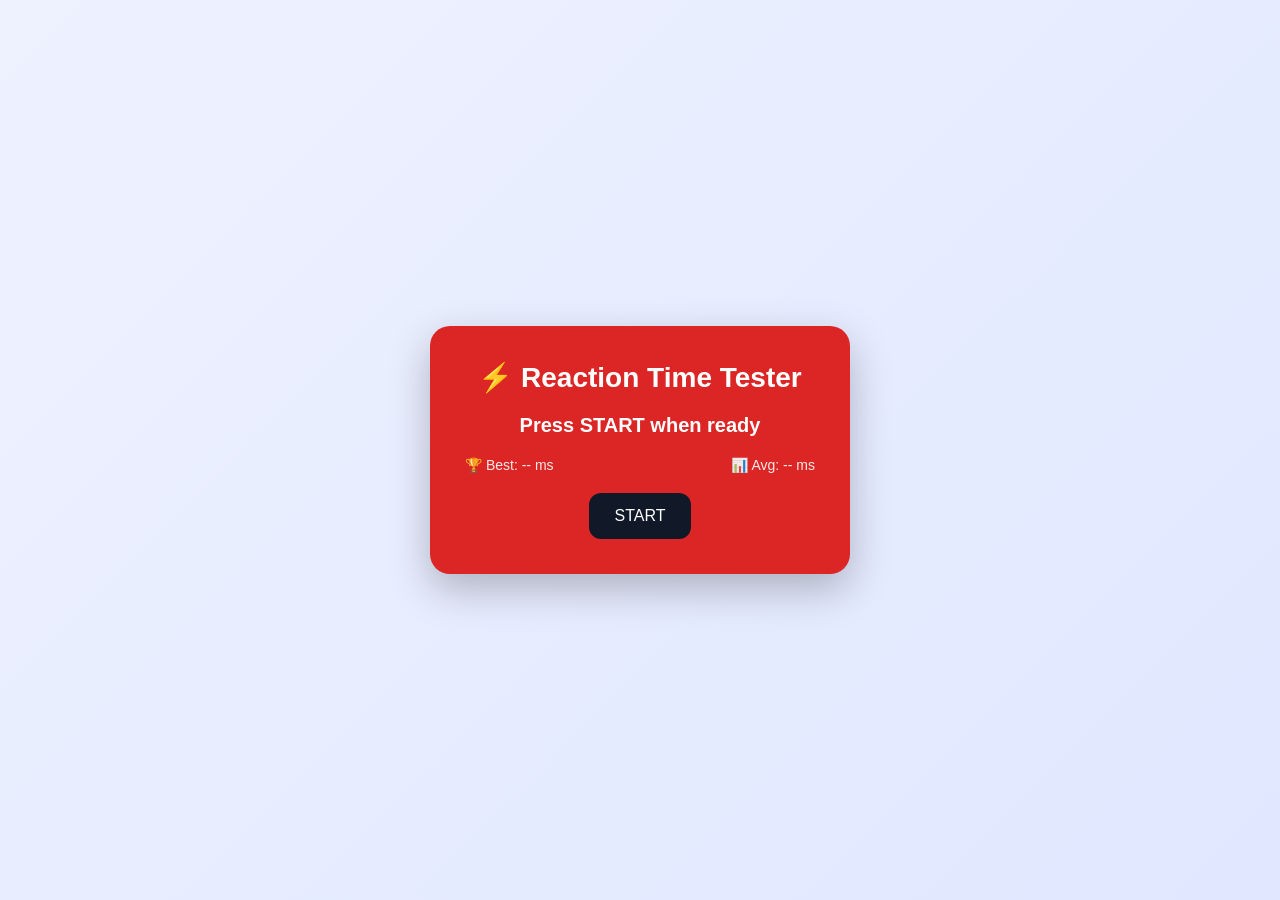
<file: reaction-time-tester/index.html>
<!DOCTYPE html>
<html lang="en">
<head>
  <meta charset="UTF-8" />
  <title>Reaction Time Tester</title>
  <link rel="stylesheet" href="style.css" />
</head>
<body>

  <div class="reaction-container">
    <div class="reaction-card" id="card">
      <h2>⚡ Reaction Time Tester</h2>

      <p id="status">Press START when ready</p>

      <div class="stats">
        <span id="best">🏆 Best: -- ms</span>
        <span id="avg">📊 Avg: -- ms</span>
      </div>

      <button id="startBtn">START</button>
    </div>
  </div>

  <script src="script.js"></script>
</body>
</html>
</file>
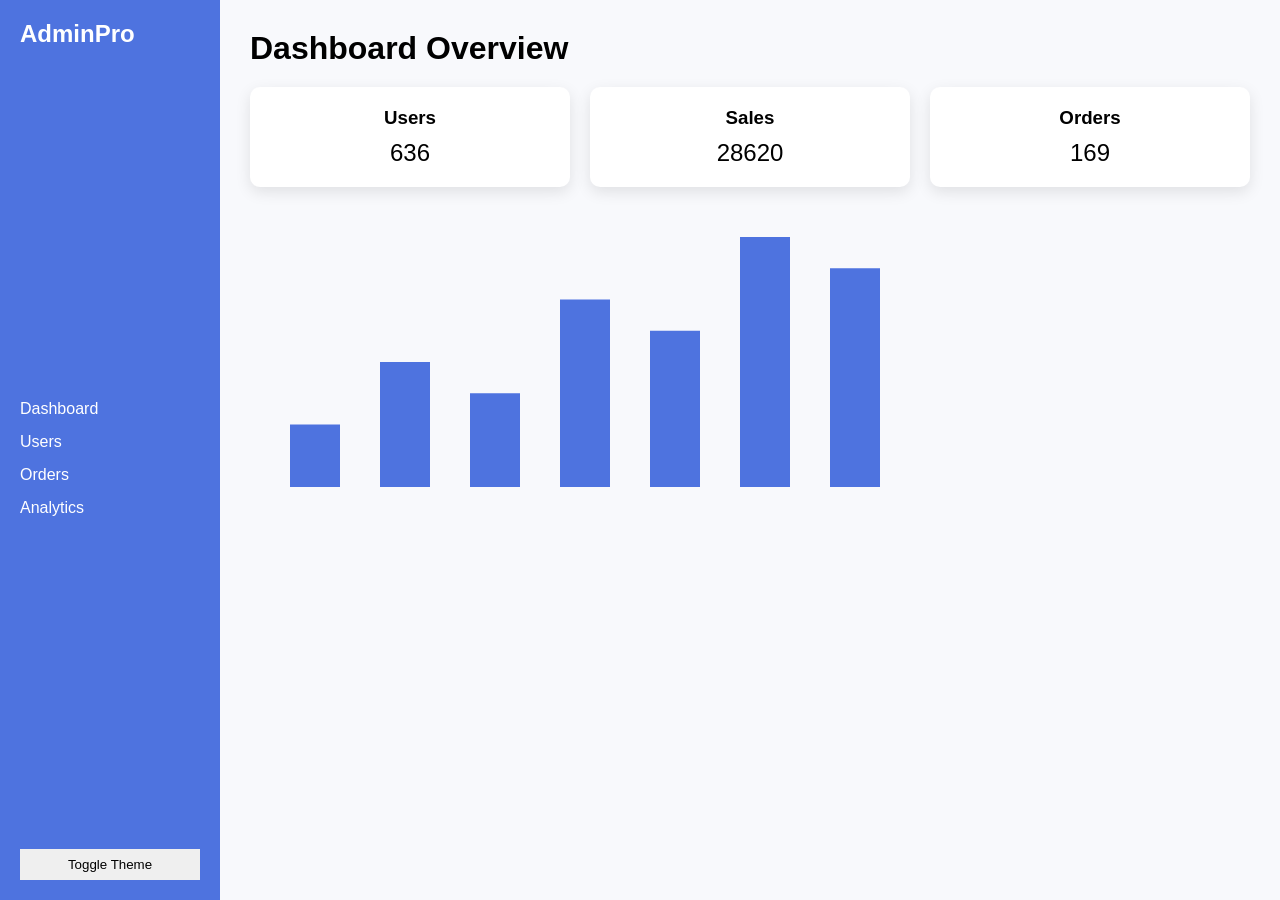
<file: projects/admin-dashboard-analytics/index.html>
<!DOCTYPE html>
<html lang="en">
<head>
<meta charset="UTF-8">
<meta name="viewport" content="width=device-width, initial-scale=1.0">
<title>Admin Dashboard</title>
<link rel="stylesheet" href="style.css">
</head>
<body>

<div class="dashboard">
    <aside class="sidebar">
        <h2>AdminPro</h2>
        <ul>
            <li>Dashboard</li>
            <li>Users</li>
            <li>Orders</li>
            <li>Analytics</li>
        </ul>
        <button id="themeToggle">Toggle Theme</button>
    </aside>

    <main class="main">
        <h1>Dashboard Overview</h1>

        <div class="cards">
            <div class="card">
                <h3>Users</h3>
                <p id="usersCount">0</p>
            </div>
            <div class="card">
                <h3>Sales</h3>
                <p id="salesCount">0</p>
            </div>
            <div class="card">
                <h3>Orders</h3>
                <p id="ordersCount">0</p>
            </div>
        </div>

        <canvas id="chart" width="700" height="300"></canvas>
    </main>
</div>

<script src="script.js"></script>
</body>
</html>
</file>
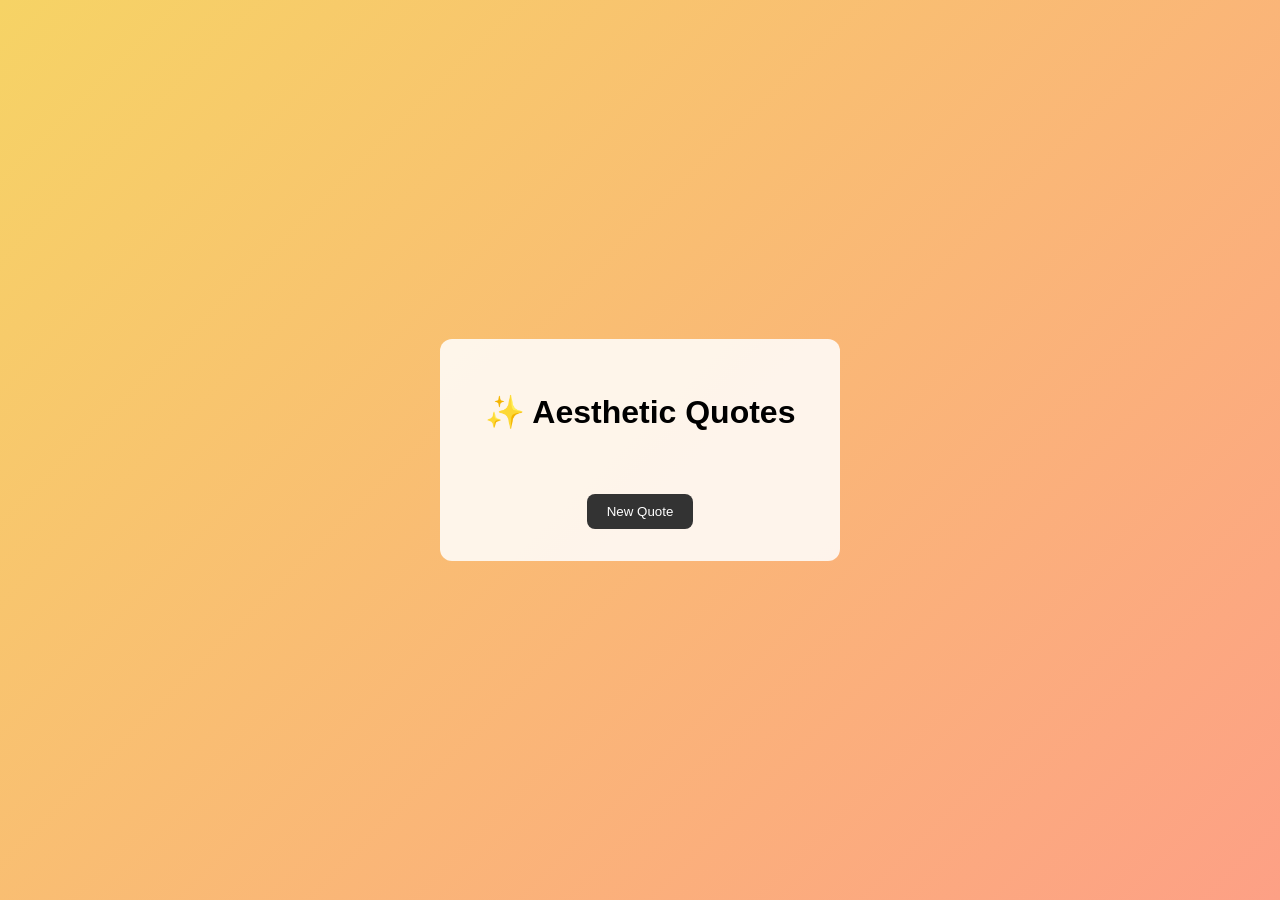
<file: projects/aesthetic-quote-generator/index.html>
<!DOCTYPE html>
<html lang="en">
<head>
  <meta charset="UTF-8" />
  <meta name="viewport" content="width=device-width, initial-scale=1.0" />
  <title>Aesthetic Quote Generator</title>
  <link rel="stylesheet" href="style.css" />
</head>
<body>

  <div class="container">
    <h1>✨ Aesthetic Quotes</h1>
    <p id="quote">Click the button for a quote</p>
    <button id="newQuote">New Quote</button>
  </div>

  <script src="script.js"></script>
</body>
</html>
</file>
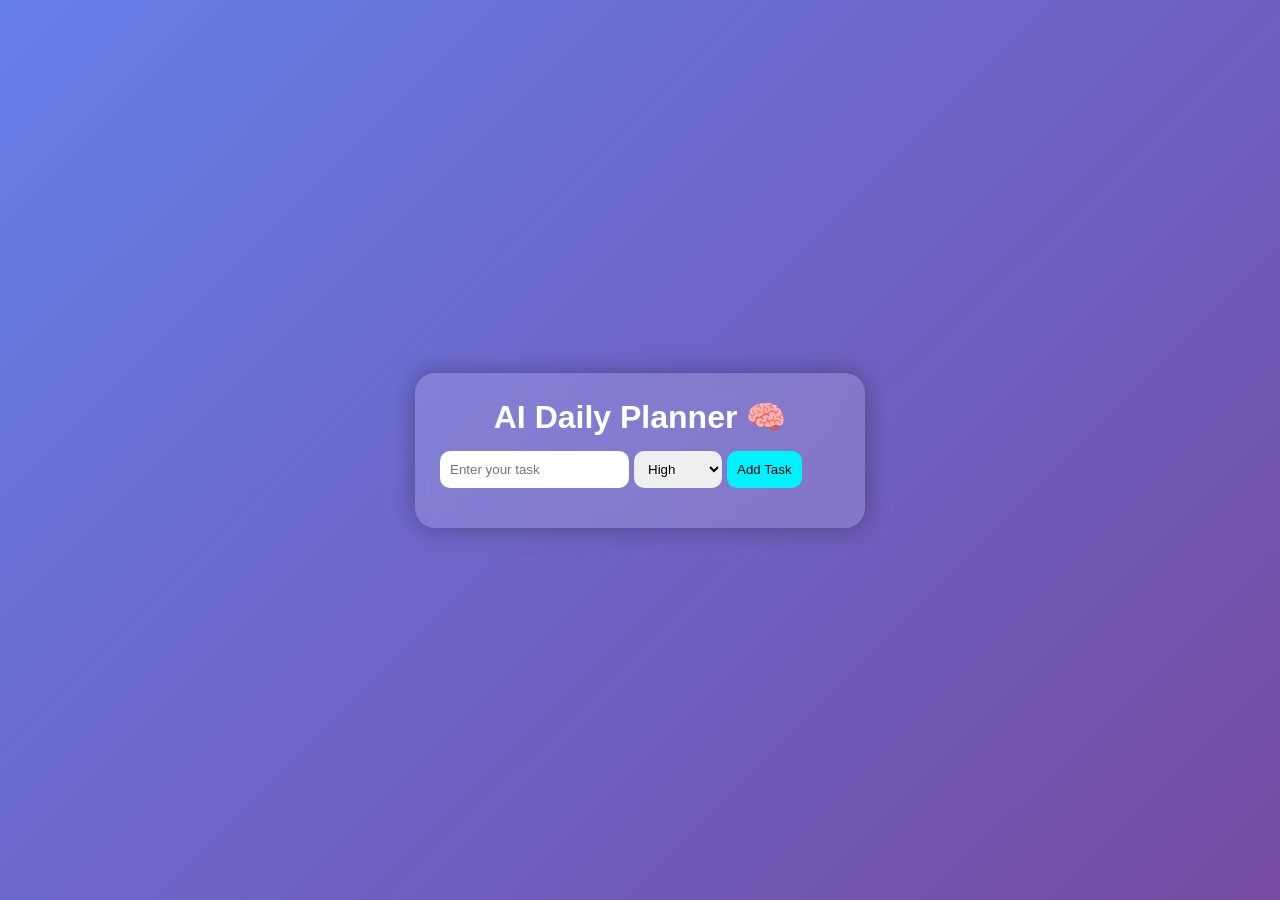
<file: projects/AI-DAILY-PLANNER/index.html>
<!DOCTYPE html>
<html lang="en">
<head>
  <meta charset="UTF-8">
  <title>AI Daily Planner</title>
  <link rel="stylesheet" href="style.css">
</head>
<body>

<div class="container">
  <h1>AI Daily Planner 🧠</h1>

  <div class="input-box">
    <input type="text" id="taskInput" placeholder="Enter your task">
    <select id="priority">
      <option value="High">High</option>
      <option value="Medium">Medium</option>
      <option value="Low">Low</option>
    </select>
    <button onclick="addTask()">Add Task</button>
  </div>

  <p id="suggestion"></p>

  <ul id="taskList"></ul>
</div>

<script src="script.js"></script>
</body>
</html>
</file>
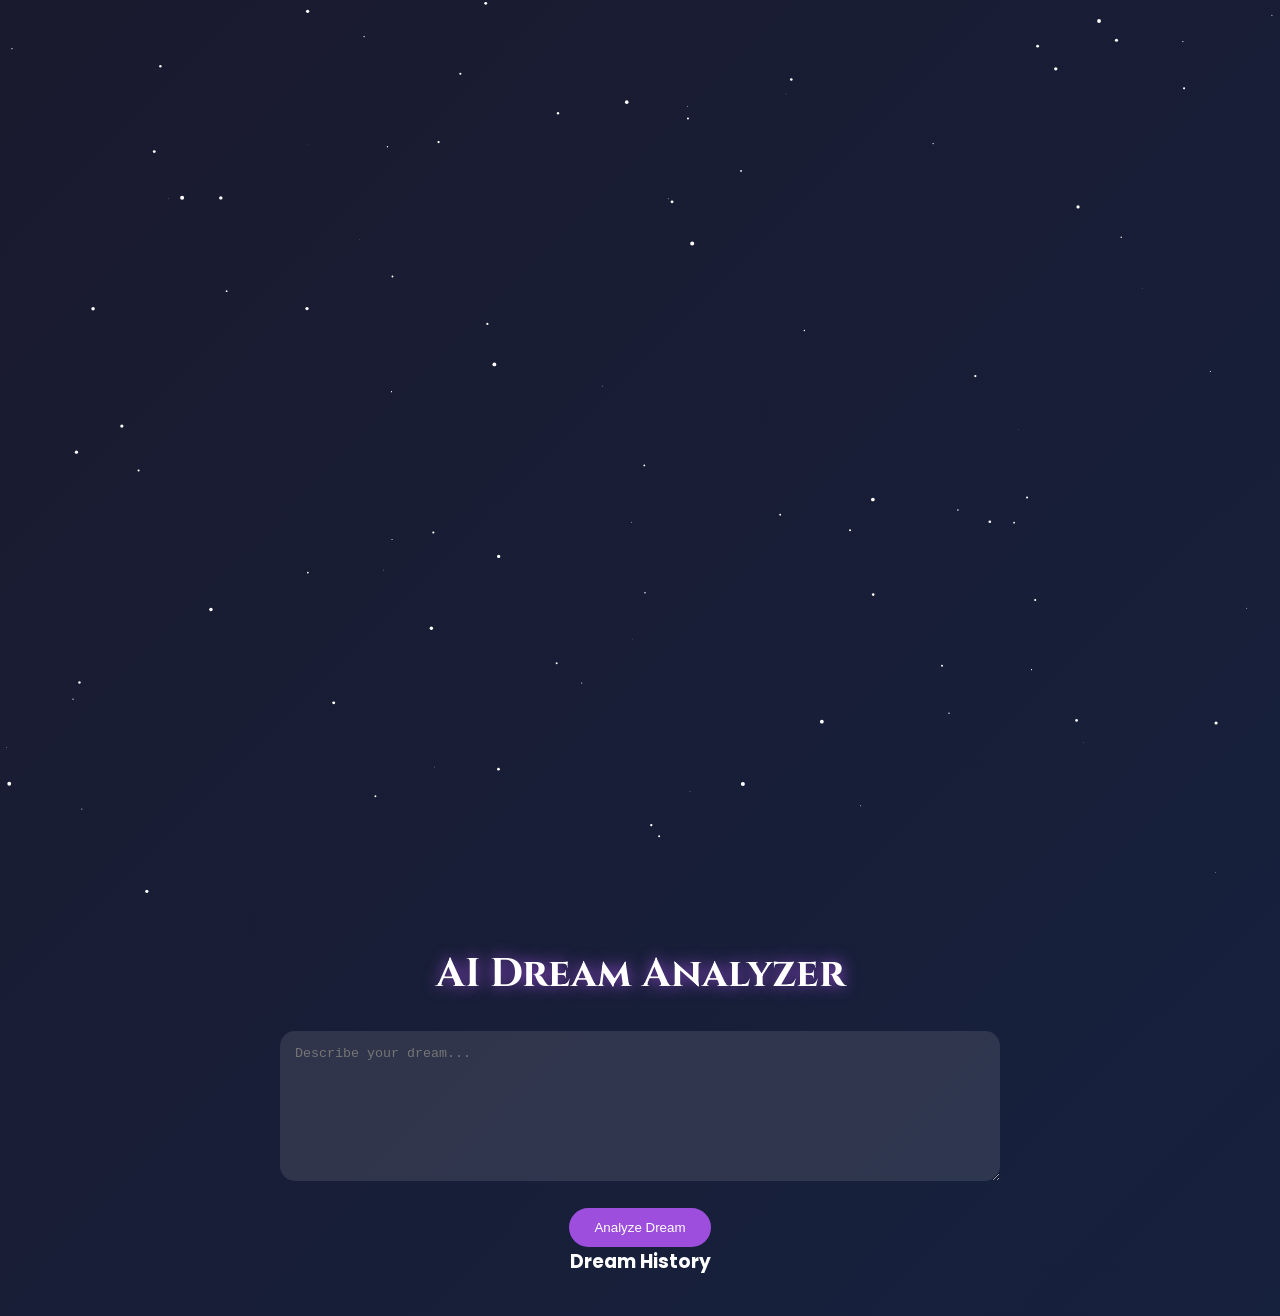
<file: projects/ai-dream-analyzer/index.html>
<!DOCTYPE html>
<html lang="en">
<head>
    <meta charset="UTF-8">
    <title>AI Dream Analyzer</title>
    <meta name="viewport" content="width=device-width, initial-scale=1.0">

    <link href="https://fonts.googleapis.com/css2?family=Cinzel:wght@600&family=Poppins:wght@400&display=swap" rel="stylesheet">

    <link rel="stylesheet" href="css/base.css">
    <link rel="stylesheet" href="css/dreamTheme.css">
    <link rel="stylesheet" href="css/animations.css">
</head>
<body>

<canvas id="starsCanvas"></canvas>

<div class="container">

    <h1 class="title">AI Dream Analyzer</h1>

    <textarea id="dreamInput" placeholder="Describe your dream..."></textarea>

    <button id="analyzeBtn">Analyze Dream</button>

    <div class="result-card hidden" id="resultCard">
        <h2>Interpretation</h2>
        <p id="interpretationText"></p>
        <button id="exportBtn">Export as Image</button>
    </div>

    <div class="history">
        <h3>Dream History</h3>
        <ul id="historyList"></ul>
    </div>

</div>

<script type="module" src="js/main.js"></script>
</body>
</html>
</file>
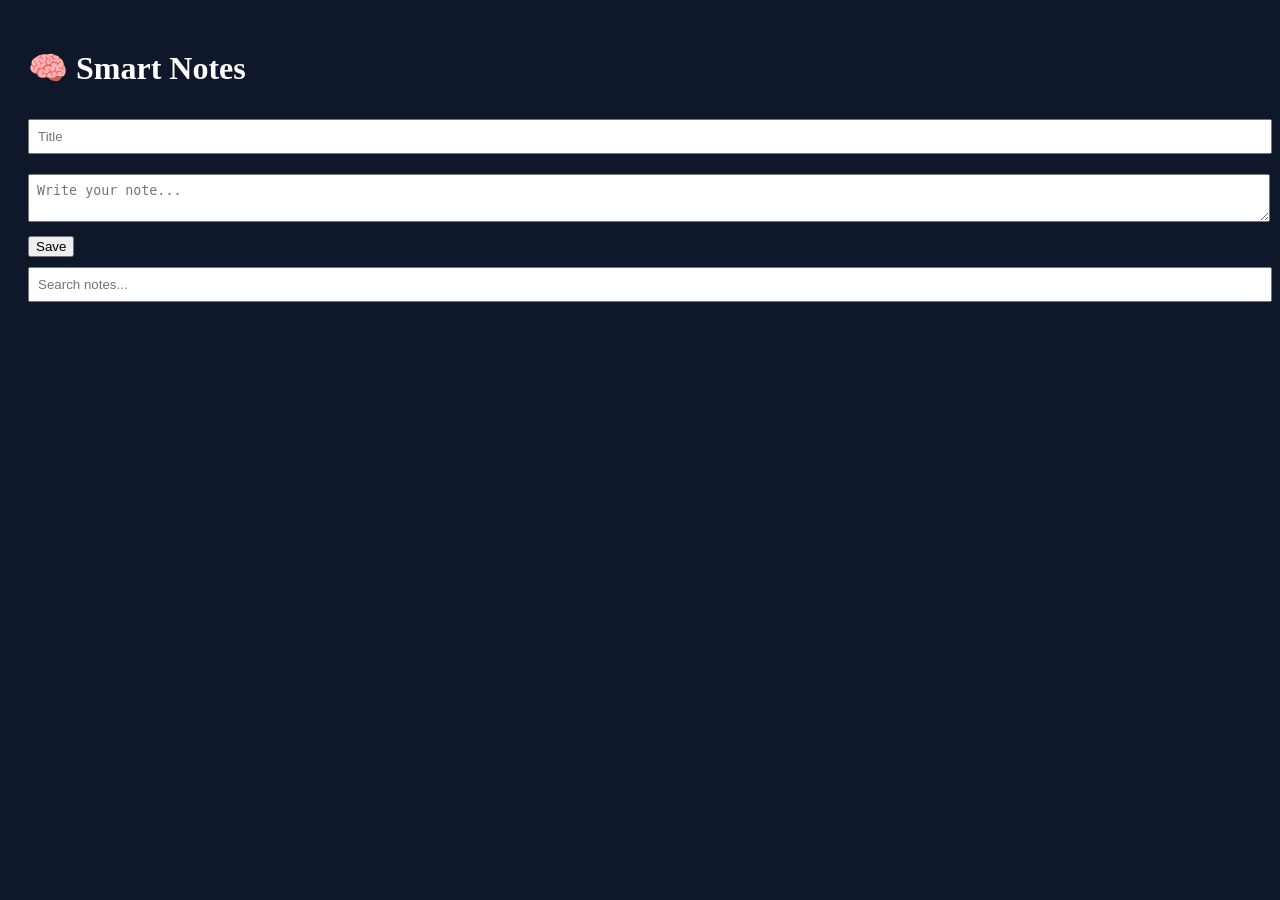
<file: projects/AI-Style-Smart-Notes-App/index.html>
<!DOCTYPE html>
<html lang="en">
<head>
  <title>Smart Notes</title>
  <link rel="stylesheet" href="style.css">
</head>
<body>
  <h1>🧠 Smart Notes</h1>
  <input id="title" placeholder="Title">
  <textarea id="content" placeholder="Write your note..."></textarea>
  <button onclick="saveNote()">Save</button>
  <input id="search" placeholder="Search notes..." oninput="renderNotes()">
  <div id="notes"></div>
  <script src="script.js"></script>
</body>
</html>
</file>
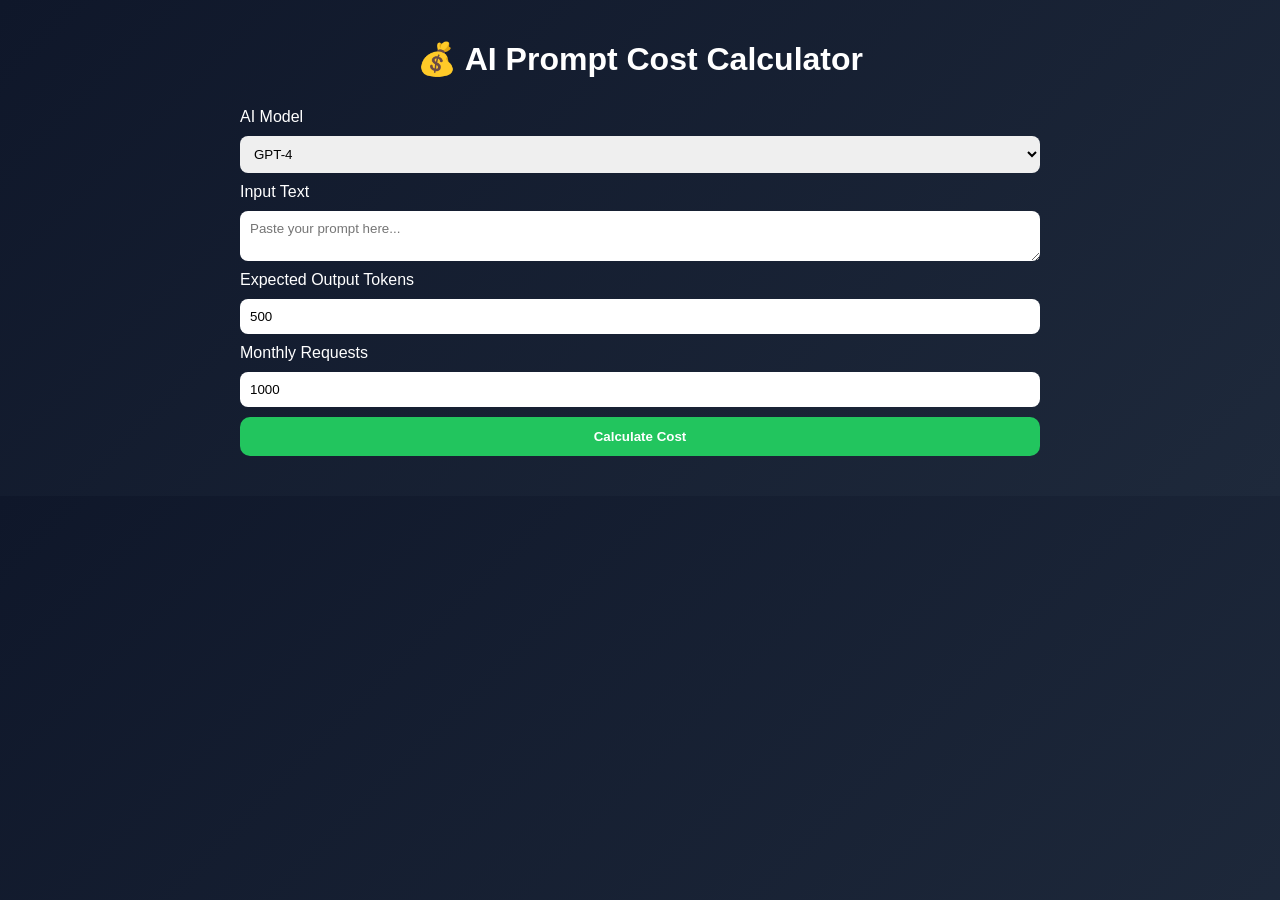
<file: projects/AIPromptCostCalculator/index.html>
<!DOCTYPE html>
<html>
<head>
  <title>AI Prompt Cost Calculator</title>
  <link rel="stylesheet" href="style.css">
</head>
<body>

<div class="container">
  <h1>💰 AI Prompt Cost Calculator</h1>

  <div class="input-section">

    <label>AI Model</label>
    <select id="model">
      <option value="gpt4">GPT-4</option>
      <option value="gpt35">GPT-3.5</option>
      <option value="claude">Claude</option>
      <option value="gemini">Gemini</option>
    </select>

    <label>Input Text</label>
    <textarea id="inputText" placeholder="Paste your prompt here..."></textarea>

    <label>Expected Output Tokens</label>
    <input type="number" id="outputTokens" value="500">

    <label>Monthly Requests</label>
    <input type="number" id="monthlyRequests" value="1000">

    <button onclick="calculate()">Calculate Cost</button>

  </div>

  <div class="results hidden" id="results">

    <div class="card">
      <h3>Token Breakdown</h3>
      <p>Input Tokens: <span id="inputTokens"></span></p>
      <p>Output Tokens: <span id="outputTokenDisplay"></span></p>
      <p>Total Tokens: <span id="totalTokens"></span></p>
    </div>

    <div class="card">
      <h3>Cost Per Request</h3>
      <p>$<span id="costPerRequest"></span></p>
    </div>

    <div class="card">
      <h3>Estimated Monthly Cost</h3>
      <p>$<span id="monthlyCost"></span></p>
    </div>

  </div>
</div>

<script src="script.js"></script>
</body>
</html>
</file>
<file: reaction-time-tester/style.css>
/* Reset */
* {
  margin: 0;
  padding: 0;
  box-sizing: border-box;
}

/* Page */
body {
  min-height: 100vh;
  font-family: Arial, sans-serif;
  background: linear-gradient(135deg, #eef2ff, #e0e7ff);
}

/* Center */
.reaction-container {
  min-height: 100vh;
  display: flex;
  justify-content: center;
  align-items: center;
}

/* Card */
.reaction-card {
  width: 420px;
  padding: 35px;
  border-radius: 20px;
  text-align: center;
  color: white;
  background: #dc2626;
  box-shadow: 0 15px 40px rgba(0,0,0,0.25);
  cursor: pointer;
  user-select: none;
  transition: background-color 0.3s ease;
}

/* Shake animation */
.shake {
  animation: shake 0.3s;
}

@keyframes shake {
  0% { transform: translateX(0); }
  25% { transform: translateX(-5px); }
  50% { transform: translateX(5px); }
  75% { transform: translateX(-5px); }
  100% { transform: translateX(0); }
}

/* Title */
.reaction-card h2 {
  font-size: 28px;
  margin-bottom: 15px;
}

/* Status */
#status {
  font-size: 20px;
  margin: 20px 0;
  font-weight: 600;
}

/* Stats */
.stats {
  display: flex;
  justify-content: space-between;
  font-size: 14px;
  opacity: 0.9;
  margin-bottom: 20px;
}

/* Button */
button {
  padding: 14px 26px;
  font-size: 16px;
  border-radius: 12px;
  border: none;
  background: #111827;
  color: white;
  cursor: pointer;
}

button:hover {
  background: black;
}
</file>
<file: projects/admin-dashboard-analytics/style.css>
*{
    margin:0;
    padding:0;
    box-sizing:border-box;
    font-family:Arial, sans-serif;
}

body{
    transition:0.3s;
}

.dashboard{
    display:flex;
    height:100vh;
}

.sidebar{
    width:220px;
    background:#4e73df;
    color:white;
    padding:20px;
    display:flex;
    flex-direction:column;
    justify-content:space-between;
}

.sidebar ul{
    list-style:none;
    margin-top:20px;
}

.sidebar li{
    margin:15px 0;
    cursor:pointer;
}

.sidebar button{
    padding:8px;
    border:none;
    cursor:pointer;
}

.main{
    flex:1;
    padding:30px;
    background:#f8f9fc;
    transition:0.3s;
}

.cards{
    display:flex;
    gap:20px;
    margin:20px 0;
}

.card{
    flex:1;
    background:white;
    padding:20px;
    border-radius:10px;
    box-shadow:0 5px 15px rgba(0,0,0,0.1);
    text-align:center;
}

.card p{
    font-size:24px;
    margin-top:10px;
}

/* Dark Mode */
.dark .main{
    background:#1e1e2f;
    color:white;
}

.dark .card{
    background:#2e2e42;
}

.dark .sidebar{
    background:#111;
}
</file>
<file: projects/aesthetic-quote-generator/style.css>
* {
  box-sizing: border-box;
  font-family: "Poppins", sans-serif;
}

body {
  min-height: 100vh;
  margin: 0;
  display: flex;
  align-items: center;
  justify-content: center;
  background: linear-gradient(135deg, #f6d365, #fda085);
}

.container {
  background: rgba(255, 255, 255, 0.85);
  padding: 2rem;
  border-radius: 12px;
  text-align: center;
  width: 90%;
  max-width: 400px;
}

h1 {
  margin-bottom: 1rem;
}

#quote {
  font-size: 1.1rem;
  margin-bottom: 1.5rem;
  opacity: 0;
  transition: opacity 0.5s ease;
}

button {
  padding: 10px 20px;
  border: none;
  border-radius: 8px;
  background: #333;
  color: #fff;
  cursor: pointer;
}

button:hover {
  opacity: 0.9;
}
</file>
<file: projects/AI-DAILY-PLANNER/style.css>
* {
  margin: 0;
  padding: 0;
  font-family: "Segoe UI", sans-serif;
}

body {
  height: 100vh;
  background: linear-gradient(135deg,#667eea,#764ba2);
  display: flex;
  justify-content: center;
  align-items: center;
}

.container {
  width: 400px;
  padding: 25px;
  background: rgba(255,255,255,0.15);
  backdrop-filter: blur(12px);
  border-radius: 20px;
  color: white;
  box-shadow: 0 0 25px rgba(0,0,0,0.3);
}

h1 {
  text-align: center;
  margin-bottom: 15px;
}

.input-box {
  display: flex;
  gap: 5px;
}

input, select, button {
  padding: 10px;
  border-radius: 10px;
  border: none;
}

button {
  cursor: pointer;
  background: #00f2fe;
}

#taskList {
  margin-top: 15px;
}

li {
  background: rgba(0,0,0,0.3);
  padding: 10px;
  margin: 8px 0;
  border-radius: 10px;
  display: flex;
  justify-content: space-between;
}

.done {
  text-decoration: line-through;
  opacity: 0.6;
}
</file>
<file: projects/ai-dream-analyzer/css/base.css>
* {
    margin: 0;
    padding: 0;
    box-sizing: border-box;
}

body {
    font-family: 'Poppins', sans-serif;
    background: linear-gradient(135deg, #1a1a2e, #16213e);
    color: white;
    overflow-x: hidden;
}

.container {
    padding: 40px;
    max-width: 800px;
    margin: auto;
    text-align: center;
}
</file>
<file: projects/ai-dream-analyzer/css/dreamTheme.css>
.title {
    font-family: 'Cinzel', serif;
    font-size: 2.5rem;
    margin-bottom: 30px;
    text-shadow: 0 0 15px #9d4edd;
}

textarea {
    width: 100%;
    height: 150px;
    padding: 15px;
    border-radius: 15px;
    border: none;
    background: rgba(255,255,255,0.1);
    color: white;
    margin-bottom: 20px;
}

button {
    padding: 12px 25px;
    border-radius: 30px;
    border: none;
    background: #9d4edd;
    color: white;
    cursor: pointer;
}

.result-card {
    margin-top: 30px;
    padding: 25px;
    border-radius: 15px;
    background: rgba(255,255,255,0.08);
}

.hidden {
    display: none;
}
</file>
<file: projects/ai-dream-analyzer/css/animations.css>
button:hover {
    transform: scale(1.05);
    box-shadow: 0 0 20px #9d4edd;
}

.result-card {
    animation: fadeIn 0.6s ease forwards;
}

@keyframes fadeIn {
    from { opacity: 0; transform: translateY(20px); }
    to { opacity: 1; transform: translateY(0); }
}
</file>
<file: projects/AI-Style-Smart-Notes-App/style.css>
body { font-family: Inter; background:#0f172a; color:white; padding:20px }
textarea,input { width:100%; margin:10px 0; padding:8px }
.note { background:#1e293b; padding:10px; margin:10px 0; border-radius:6px }
</file>
<file: projects/AIPromptCostCalculator/style.css>
* {
  margin: 0;
  padding: 0;
  box-sizing: border-box;
  font-family: Arial;
}

body {
  background: linear-gradient(135deg, #0f172a, #1e293b);
  color: white;
  padding: 40px;
}

.container {
  max-width: 800px;
  margin: auto;
}

h1 {
  text-align: center;
  margin-bottom: 30px;
}

.input-section {
  display: flex;
  flex-direction: column;
}

textarea, input, select {
  margin: 10px 0;
  padding: 10px;
  border-radius: 8px;
  border: none;
}

button {
  padding: 12px;
  border-radius: 10px;
  border: none;
  background: #22c55e;
  color: white;
  font-weight: bold;
  cursor: pointer;
}

button:hover {
  background: #16a34a;
}

.results {
  margin-top: 30px;
  display: flex;
  justify-content: space-between;
}

.card {
  background: #1e293b;
  padding: 20px;
  border-radius: 12px;
  width: 30%;
}

.hidden {
  display: none;
}
</file>
